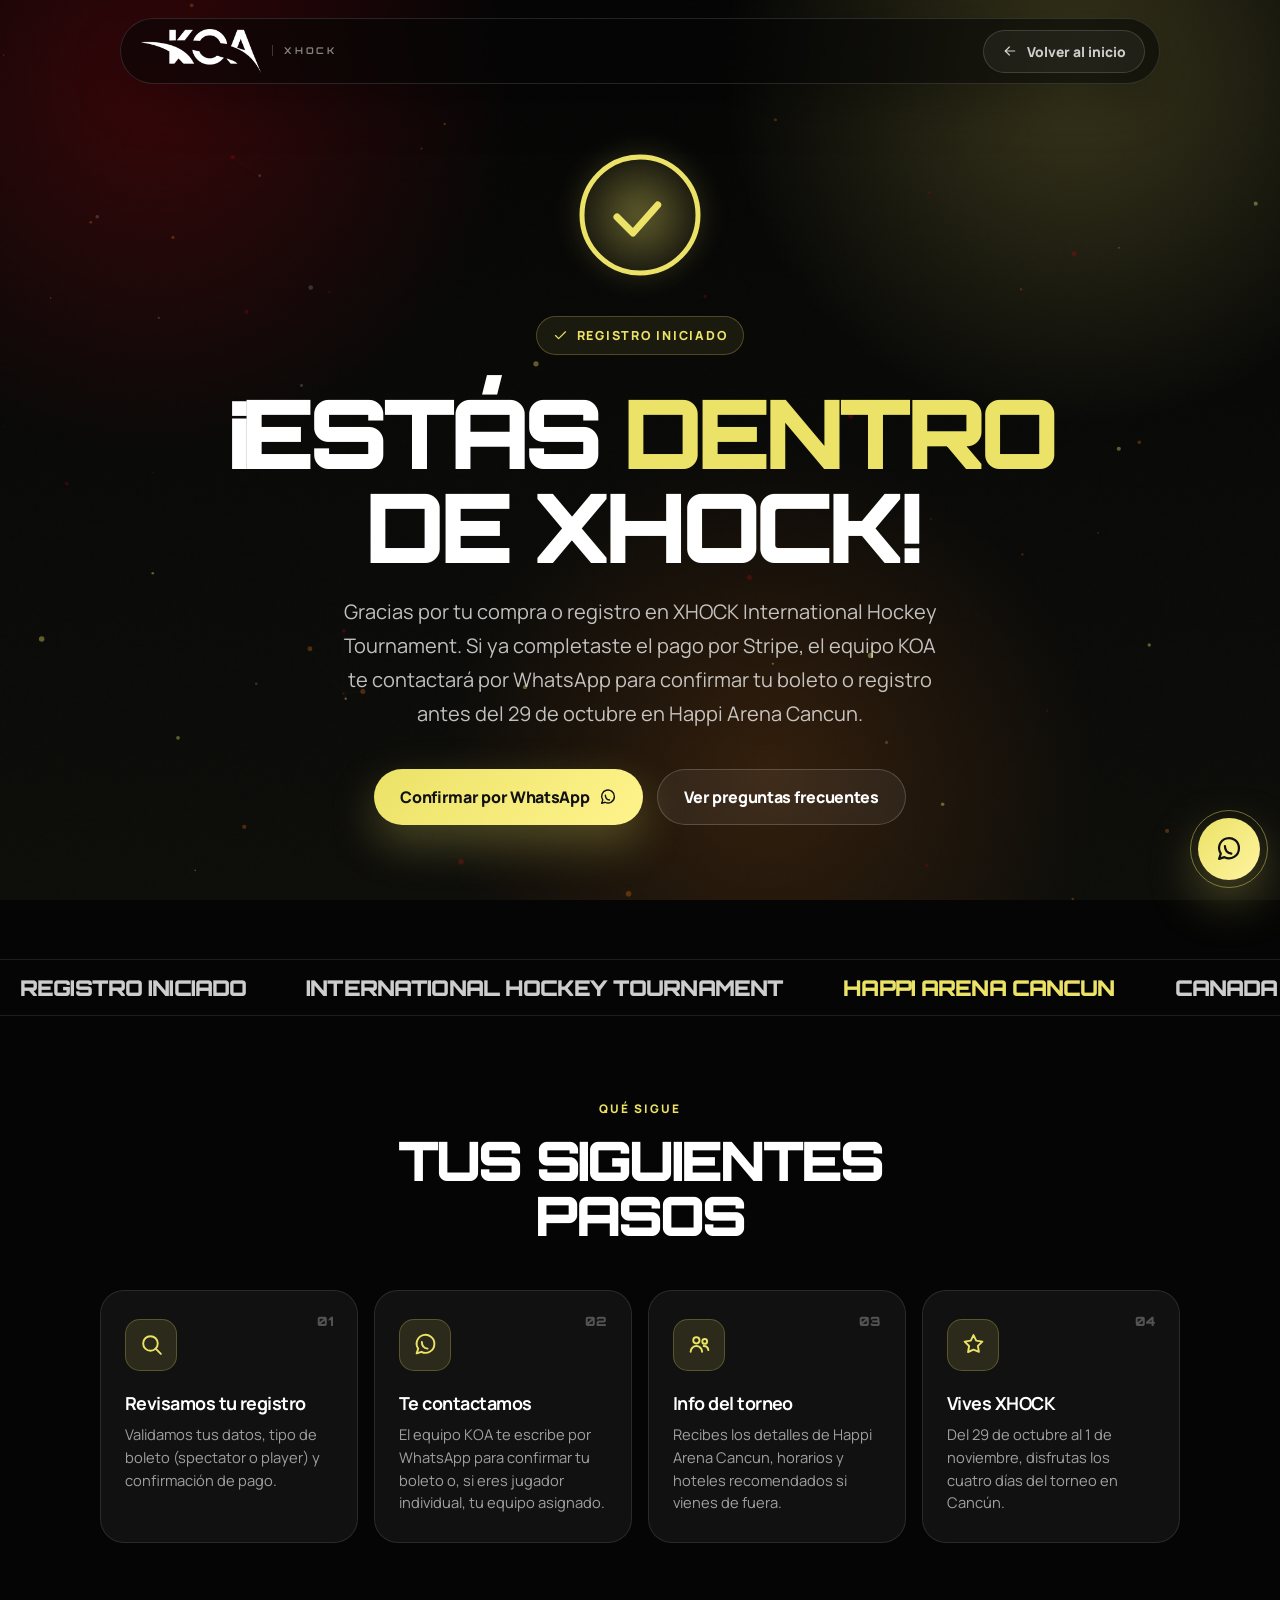
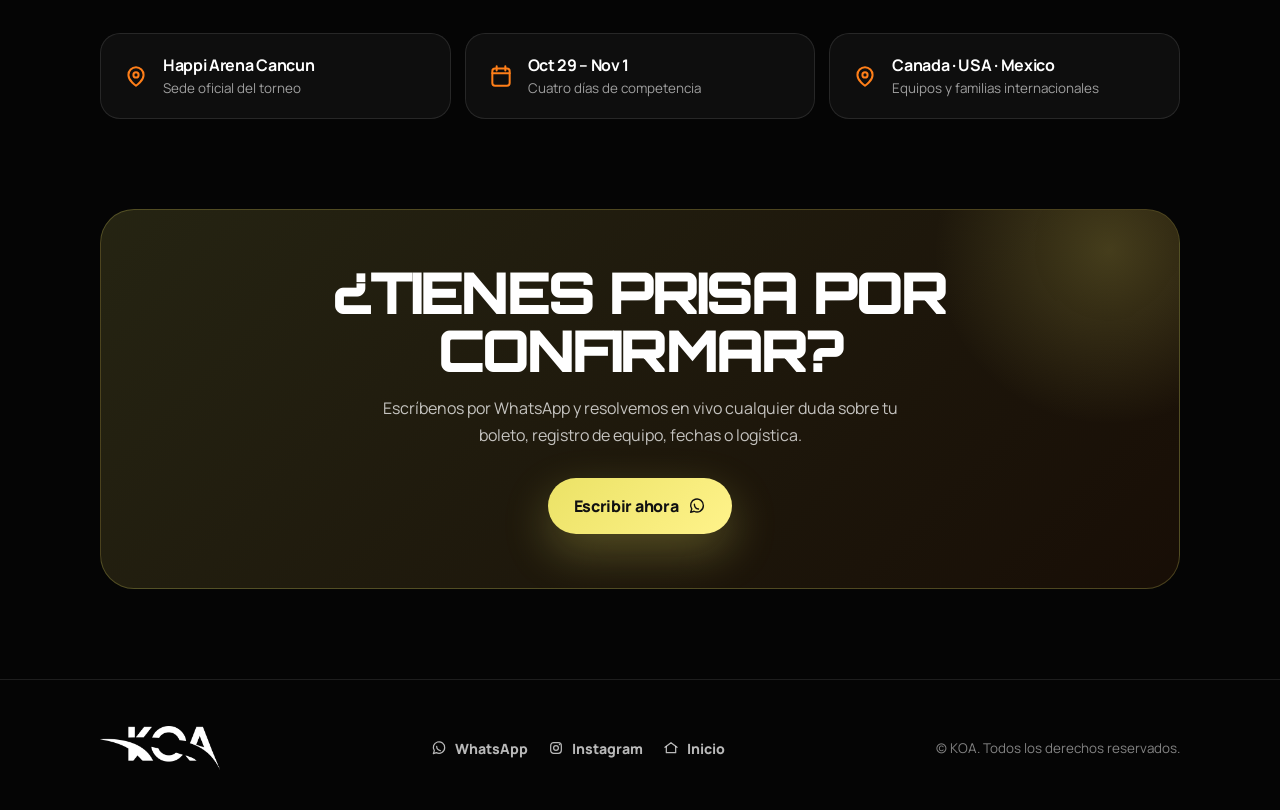
<file: gracias.html>
<!doctype html>
<html lang="es">
<head>
  <meta charset="utf-8" />
  <meta name="viewport" content="width=device-width, initial-scale=1" />
  <title>¡Gracias! · XHOCK International Hockey Tournament — KOA</title>
  <meta name="description" content="Gracias por tu compra o registro en XHOCK. Si ya pagaste por Stripe, el equipo KOA confirmará tu boleto o registro por WhatsApp." />
  <link rel="icon" type="image/png" href="assets/favicon.png" />
  <link rel="preconnect" href="https://fonts.googleapis.com" />
  <link rel="preconnect" href="https://fonts.gstatic.com" crossorigin />
  <link href="https://fonts.googleapis.com/css2?family=Manrope:wght@400;500;600;700;800&family=Orbitron:wght@500;600;700;800;900&display=swap" rel="stylesheet" />
  <style>
    :root{
      --color-primary:#ebe266;--color-secondary:#ff7f19;--color-accent:#e20613;
      --color-dark:#050505;--color-text:#1d1d1b;--color-muted:#76705d;
      --font-display:'Orbitron',system-ui,sans-serif;--font-ui:'Manrope',system-ui,sans-serif;
      --ease:cubic-bezier(.2,.8,.2,1);--spring:cubic-bezier(.16,1,.3,1);
      --container:1080px;
    }
    *{box-sizing:border-box}
    html{scroll-behavior:smooth}
    body{margin:0;font-family:var(--font-ui);background:var(--color-dark);color:#fff;overflow-x:hidden;min-height:100vh}
    body::before{content:"";position:fixed;inset:0;z-index:0;pointer-events:none;
      background:
        radial-gradient(circle at 12% 10%,rgba(226,6,19,.22),transparent 26%),
        radial-gradient(circle at 84% 8%,rgba(235,226,102,.22),transparent 26%),
        radial-gradient(circle at 60% 86%,rgba(255,127,25,.16),transparent 30%),
        linear-gradient(180deg,#050505,#0d0d0a)}
    body::after{content:"";position:fixed;inset:0;z-index:9998;pointer-events:none;opacity:.05;mix-blend-mode:overlay;
      background-image:url("data:image/svg+xml,%3Csvg viewBox='0 0 220 220' xmlns='http://www.w3.org/2000/svg'%3E%3Cfilter id='n'%3E%3CfeTurbulence type='fractalNoise' baseFrequency='.8' numOctaves='3' stitchTiles='stitch'/%3E%3C/filter%3E%3Crect width='220' height='220' filter='url(%23n)' opacity='.85'/%3E%3C/svg%3E")}
    a{color:inherit;text-decoration:none}
    svg{display:block}
    ::selection{background:var(--color-primary);color:#111}

    .particle-canvas{position:fixed;inset:0;width:100%;height:100%;z-index:1;pointer-events:none;opacity:.55}
    .container{width:min(var(--container),calc(100% - 40px));margin-inline:auto;position:relative;z-index:3}

    /* Icons */
    .ic{width:1.1em;height:1.1em;flex:0 0 auto;stroke:currentColor;fill:none;stroke-width:1.85;stroke-linecap:round;stroke-linejoin:round}

    /* Wordmark */
    .koa-mark{display:inline-flex;align-items:center;gap:.36em;font-family:var(--font-display);font-weight:900;letter-spacing:-.02em;line-height:1;color:#fff;font-size:23px}
    .koa-bug{width:.5em;height:.5em;border-radius:3px;background:linear-gradient(135deg,var(--color-primary),var(--color-secondary));box-shadow:0 0 16px rgba(235,226,102,.55);transform:rotate(45deg);animation:bugPulse 3.4s var(--ease) infinite}
    @keyframes bugPulse{0%,100%{transform:rotate(45deg) scale(1)}50%{transform:rotate(45deg) scale(1.16)}}
    .koa-tag{font-family:var(--font-display);font-size:.58rem;font-weight:700;letter-spacing:.3em;color:rgba(255,255,255,.5);text-transform:uppercase;border-left:1px solid rgba(255,255,255,.2);padding-left:11px}

    /* Nav */
    .nav{position:fixed;top:18px;left:50%;transform:translateX(-50%);z-index:9999;width:min(1040px,calc(100% - 32px));height:66px;padding:0 14px 0 20px;display:flex;align-items:center;justify-content:space-between;border-radius:999px;border:1px solid rgba(255,255,255,.12);background:rgba(5,5,5,.6);backdrop-filter:blur(20px);box-shadow:0 18px 50px rgba(0,0,0,.3)}
    .nav__brand{display:flex;align-items:center;gap:11px}
    .nav__back{display:inline-flex;align-items:center;gap:9px;font-weight:800;font-size:.86rem;color:rgba(255,255,255,.78);padding:11px 18px;border-radius:999px;border:1px solid rgba(255,255,255,.14);background:rgba(255,255,255,.05);transition:.25s var(--ease)}
    .nav__back:hover{color:var(--color-primary);border-color:rgba(235,226,102,.4);transform:translateY(-2px)}
    .nav__back .ic{width:16px;height:16px}
    @media (max-width:480px){.koa-tag{display:none}.nav__back span{display:none}}

    /* Hero */
    .grx{padding:150px 0 70px;text-align:center;position:relative}
    .badge{display:inline-flex;align-items:center;gap:9px;border:1px solid rgba(235,226,102,.24);background:rgba(235,226,102,.08);border-radius:999px;padding:10px 16px;font-size:.78rem;font-weight:900;color:var(--color-primary);text-transform:uppercase;letter-spacing:.14em;margin-bottom:30px}
    .badge .ic{width:15px;height:15px}

    /* Animated check */
    .check-ring{width:130px;height:130px;margin:0 auto 36px;position:relative;display:grid;place-items:center}
    .check-ring__glow{position:absolute;inset:-18px;border-radius:50%;background:radial-gradient(circle,rgba(235,226,102,.4),transparent 65%);filter:blur(10px);animation:glowPulse 2.6s var(--ease) infinite}
    @keyframes glowPulse{0%,100%{opacity:.6;transform:scale(.92)}50%{opacity:1;transform:scale(1.06)}}
    .check-ring svg{width:130px;height:130px;position:relative;z-index:2;overflow:visible}
    .check-ring__circle{stroke:var(--color-primary);stroke-width:5;fill:none;stroke-dasharray:364;stroke-dashoffset:364;animation:drawRing 1s var(--ease) .15s forwards}
    .check-ring__tick{stroke:var(--color-primary);stroke-width:7;fill:none;stroke-linecap:round;stroke-linejoin:round;stroke-dasharray:60;stroke-dashoffset:60;animation:drawTick .5s var(--ease) .95s forwards}
    @keyframes drawRing{to{stroke-dashoffset:0}}
    @keyframes drawTick{to{stroke-dashoffset:0}}
    .check-ring.is-drawn .check-ring__circle,.check-ring.is-drawn .check-ring__tick{animation:none;stroke-dashoffset:0}

    h1{font-family:var(--font-display);font-weight:900;text-transform:uppercase;letter-spacing:-.06em;line-height:.98;margin:0 0 22px;font-size:clamp(2.8rem,8vw,6rem)}
    h1 .accent{color:var(--color-primary)}
    .grx__sub{max-width:600px;margin:0 auto;font-size:clamp(1.05rem,1.6vw,1.25rem);line-height:1.7;color:rgba(255,255,255,.74)}
    .grx__name{color:var(--color-primary);font-weight:800}
    .grx__actions{display:flex;gap:14px;justify-content:center;flex-wrap:wrap;margin-top:38px}

    .btn{position:relative;display:inline-flex;align-items:center;justify-content:center;gap:10px;min-height:56px;padding:0 26px;border-radius:999px;font-weight:900;letter-spacing:-.02em;transition:transform .35s var(--spring),box-shadow .35s var(--ease),background .35s var(--ease);cursor:pointer}
    .btn .ic{width:18px;height:18px;transition:transform .35s var(--spring)}
    .btn:hover{transform:translateY(-4px)}
    .btn:hover .ic{transform:translateX(4px)}
    .btn--primary{background:linear-gradient(135deg,var(--color-primary),#fff38b);color:#111;box-shadow:0 18px 46px rgba(235,226,102,.28)}
    .btn--primary:hover{box-shadow:0 24px 70px rgba(235,226,102,.44)}
    .btn--ghost{color:#fff;border:1px solid rgba(255,255,255,.18);background:rgba(255,255,255,.06)}
    .btn--ghost:hover{background:rgba(255,255,255,.12);border-color:rgba(235,226,102,.5)}

    /* Marquee */
    .marquee{margin-top:64px;overflow:hidden;border-block:1px solid rgba(255,255,255,.1);padding:14px 0;position:relative;z-index:3}
    .marquee__track{display:flex;gap:20px;width:max-content;animation:marquee 26s linear infinite}
    .marquee span{font-family:var(--font-display);font-size:clamp(1rem,1.7vw,1.6rem);text-transform:uppercase;font-weight:900;letter-spacing:-.04em;padding:0 20px;color:rgba(255,255,255,.8)}
    .marquee span:nth-child(3n){color:var(--color-primary)}
    @keyframes marquee{to{transform:translateX(-50%)}}

    /* Steps */
    .steps-section{padding:84px 0 40px}
    .section-head{text-align:center;max-width:620px;margin:0 auto 48px}
    .eyebrow{text-transform:uppercase;letter-spacing:.16em;font-size:.74rem;font-weight:900;color:var(--color-primary);margin:0 0 16px}
    .section-head h2{font-family:var(--font-display);font-weight:900;text-transform:uppercase;letter-spacing:-.05em;line-height:1;font-size:clamp(2rem,4.5vw,3.4rem);margin:0}
    .steps{display:grid;grid-template-columns:repeat(4,1fr);gap:16px}
    .step{position:relative;padding:28px 24px;border-radius:24px;background:rgba(255,255,255,.05);border:1px solid rgba(255,255,255,.1);transition:transform .35s var(--spring),background .35s var(--ease),border-color .35s var(--ease)}
    .step:hover{transform:translateY(-8px);background:rgba(255,255,255,.08);border-color:rgba(235,226,102,.3)}
    .step::before{content:"";position:absolute;left:0;top:24px;bottom:24px;width:3px;border-radius:99px;background:linear-gradient(180deg,var(--color-primary),var(--color-secondary));opacity:0;transition:opacity .35s var(--ease)}
    .step:hover::before{opacity:1}
    .step__icon{width:52px;height:52px;border-radius:15px;display:grid;place-items:center;margin-bottom:20px;background:rgba(235,226,102,.12);border:1px solid rgba(235,226,102,.24);color:var(--color-primary);transition:transform .35s var(--spring)}
    .step:hover .step__icon{transform:rotate(-4deg) scale(1.08)}
    .step__icon .ic{width:25px;height:25px}
    .step__num{position:absolute;top:22px;right:24px;font-family:var(--font-display);font-weight:900;font-size:.8rem;color:rgba(255,255,255,.28)}
    .step h3{margin:0 0 8px;font-size:1.12rem;letter-spacing:-.03em}
    .step p{margin:0;color:rgba(255,255,255,.6);line-height:1.55;font-size:.92rem}

    /* Reassurance strip */
    .strip{padding:50px 0 30px}
    .strip__grid{display:grid;grid-template-columns:repeat(3,1fr);gap:14px}
    .strip__card{display:flex;align-items:center;gap:14px;padding:20px 22px;border-radius:20px;background:rgba(255,255,255,.04);border:1px solid rgba(255,255,255,.1)}
    .strip__card .ic{width:26px;height:26px;color:var(--color-secondary)}
    .strip__card strong{display:block;font-size:1rem;letter-spacing:-.02em}
    .strip__card span{font-size:.84rem;color:rgba(255,255,255,.6)}

    /* WhatsApp CTA */
    .wa-cta{padding:60px 0 90px}
    .wa-cta__card{position:relative;overflow:hidden;border-radius:34px;padding:54px;text-align:center;background:linear-gradient(135deg,rgba(235,226,102,.14),rgba(255,127,25,.08));border:1px solid rgba(235,226,102,.24)}
    .wa-cta__card::after{content:"";position:absolute;width:380px;height:380px;border-radius:50%;right:-120px;top:-150px;background:radial-gradient(circle,rgba(235,226,102,.2),transparent 65%)}
    .wa-cta__card h2{font-family:var(--font-display);font-weight:900;text-transform:uppercase;letter-spacing:-.05em;line-height:1;font-size:clamp(2rem,5vw,3.6rem);margin:0 0 16px;position:relative;z-index:2}
    .wa-cta__card p{max-width:520px;margin:0 auto 30px;color:rgba(255,255,255,.74);line-height:1.65;position:relative;z-index:2}

    /* Footer */
    .footer{padding:46px 0 40px;border-top:1px solid rgba(255,255,255,.1)}
    .footer__grid{display:flex;align-items:center;justify-content:space-between;gap:20px;flex-wrap:wrap}
    .footer p{margin:0;color:rgba(255,255,255,.5);font-size:.84rem}
    .footer__links{display:flex;gap:20px}
    .footer__links a{display:inline-flex;align-items:center;gap:8px;color:rgba(255,255,255,.72);font-weight:800;font-size:.88rem;transition:.25s var(--ease)}
    .footer__links a:hover{color:var(--color-primary)}
    .footer__links .ic{width:16px;height:16px}

    .whatsapp-float{position:fixed;right:20px;bottom:20px;z-index:9999;width:62px;height:62px;border-radius:50%;display:grid;place-items:center;background:linear-gradient(135deg,var(--color-primary),#fff4a0);box-shadow:0 18px 50px rgba(235,226,102,.34);animation:pulse 2s ease-in-out infinite}
    .whatsapp-float svg{width:28px;height:28px;stroke:#111;fill:none;stroke-width:1.9;stroke-linecap:round;stroke-linejoin:round}
    .whatsapp-float::before{content:"";position:absolute;inset:-8px;border-radius:inherit;border:1px solid rgba(235,226,102,.44);animation:pulseRing 2s ease-in-out infinite}
    @keyframes pulse{50%{transform:translateY(-4px)}}
    @keyframes pulseRing{0%{transform:scale(.85);opacity:.7}100%{transform:scale(1.3);opacity:0}}

    /* Reveal */
    .reveal{opacity:0;transform:translateY(28px);filter:blur(8px);transition:opacity .9s var(--ease),transform .9s var(--spring),filter .9s var(--ease)}
    .reveal.is-visible{opacity:1;transform:none;filter:none}
    .is-settled{transition:none!important}
    .d1{transition-delay:.08s}.d2{transition-delay:.16s}.d3{transition-delay:.24s}.d4{transition-delay:.32s}

    @media (max-width:900px){
      .steps{grid-template-columns:repeat(2,1fr)}
      .strip__grid{grid-template-columns:1fr}
    }
    @media (max-width:560px){
      .grx{padding-top:120px}
      .steps{grid-template-columns:1fr}
      .wa-cta__card{padding:34px 24px}
      .grx__actions .btn{width:100%}
    }
    @media (prefers-reduced-motion: reduce){
      *,*::before,*::after{animation:none!important;transition:none!important}
      .reveal{opacity:1!important;transform:none!important;filter:none!important}
      .check-ring__circle,.check-ring__tick{stroke-dashoffset:0!important}
    }
  </style>
</head>
<body>
  <canvas class="particle-canvas" aria-hidden="true"></canvas>

  <nav class="nav">
    <a class="nav__brand" href="index.html" aria-label="KOA XHOCK inicio">
      <img src="assets/logos/Logo-negativo.png" alt="KOA" style="width:120px;height:auto;object-fit:contain" />
      <span class="koa-tag">XHOCK</span>
    </a>
    <a class="nav__back" href="index.html">
      <svg class="ic" viewBox="0 0 24 24" aria-hidden="true"><path d="M19 12H5"/><path d="M11 6l-6 6 6 6"/></svg>
      <span>Volver al inicio</span>
    </a>
  </nav>

  <header class="grx">
    <div class="container">
      <div class="check-ring">
        <div class="check-ring__glow"></div>
        <svg viewBox="0 0 130 130" aria-hidden="true">
          <circle class="check-ring__circle" cx="65" cy="65" r="58"/>
          <path class="check-ring__tick" d="M42 67l16 16 30-34"/>
        </svg>
      </div>
      <div class="badge reveal"><svg class="ic" viewBox="0 0 24 24" aria-hidden="true"><path d="M20 6L9 17l-5-5"/></svg>Registro iniciado</div>
      <h1 class="reveal d1">¡Estás <span class="accent">dentro</span><br />de XHOCK!</h1>
      <p class="grx__sub reveal d2" id="greeting">Gracias por tu compra o registro en XHOCK International Hockey Tournament. Si ya completaste el pago por Stripe, el equipo KOA te contactará por WhatsApp para confirmar tu boleto o registro antes del 29 de octubre en Happi Arena Cancun.</p>
      <div class="grx__actions reveal d3">
        <a class="btn btn--primary" href="https://wa.me/525579387088?text=Hola%20KOA%2C%20ya%20complet%C3%A9%20mi%20registro%20a%20XHOCK%20y%20quiero%20continuar" target="_blank" rel="noreferrer">
          Confirmar por WhatsApp
          <svg class="ic" viewBox="0 0 24 24" aria-hidden="true"><path d="M20.5 11.5a8.5 8.5 0 0 1-12.4 7.5L3.5 20.5l1.5-4.5A8.5 8.5 0 1 1 20.5 11.5z"/><path d="M8.5 9.5c0 4 2.5 6 5.5 6.5"/></svg>
        </a>
        <a class="btn btn--ghost" href="index.html#faq">Ver preguntas frecuentes</a>
      </div>
    </div>
  </header>

  <div class="marquee" aria-hidden="true">
    <div class="marquee__track">
      <span>Registro iniciado</span><span>International Hockey Tournament</span><span>Happi Arena Cancun</span><span>Canada · USA · Mexico</span><span>October 29 – November 1</span>
      <span>Registro iniciado</span><span>International Hockey Tournament</span><span>Happi Arena Cancun</span><span>Canada · USA · Mexico</span><span>October 29 – November 1</span>
    </div>
  </div>

  <section class="steps-section">
    <div class="container">
      <div class="section-head reveal">
        <p class="eyebrow">Qué sigue</p>
        <h2>Tus siguientes pasos</h2>
      </div>
      <div class="steps">
        <article class="step reveal">
          <span class="step__num">01</span>
          <div class="step__icon"><svg class="ic" viewBox="0 0 24 24" aria-hidden="true"><path d="M11 4a7 7 0 1 0 0 14 7 7 0 0 0 0-14z"/><path d="M21 21l-5-5"/></svg></div>
          <h3>Revisamos tu registro</h3>
          <p>Validamos tus datos, tipo de boleto (spectator o player) y confirmación de pago.</p>
        </article>
        <article class="step reveal d1">
          <span class="step__num">02</span>
          <div class="step__icon"><svg class="ic" viewBox="0 0 24 24" aria-hidden="true"><path d="M20.5 11.5a8.5 8.5 0 0 1-12.4 7.5L3.5 20.5l1.5-4.5A8.5 8.5 0 1 1 20.5 11.5z"/><path d="M8.5 9.5c0 4 2.5 6 5.5 6.5"/></svg></div>
          <h3>Te contactamos</h3>
          <p>El equipo KOA te escribe por WhatsApp para confirmar tu boleto o, si eres jugador individual, tu equipo asignado.</p>
        </article>
        <article class="step reveal d2">
          <span class="step__num">03</span>
          <div class="step__icon"><svg class="ic" viewBox="0 0 24 24" aria-hidden="true"><circle cx="9" cy="8" r="3"/><path d="M3.5 19a5.5 5.5 0 0 1 11 0"/><circle cx="17" cy="9" r="2.3"/><path d="M16 13.4a4.6 4.6 0 0 1 4.5 4"/></svg></div>
          <h3>Info del torneo</h3>
          <p>Recibes los detalles de Happi Arena Cancun, horarios y hoteles recomendados si vienes de fuera.</p>
        </article>
        <article class="step reveal d3">
          <span class="step__num">04</span>
          <div class="step__icon"><svg class="ic" viewBox="0 0 24 24" aria-hidden="true"><path d="M12 3l2.6 5.3 5.9.9-4.3 4.1 1 5.8L12 16.9 6.8 19.2l1-5.8L3.5 9.2l5.9-.9z"/></svg></div>
          <h3>Vives XHOCK</h3>
          <p>Del 29 de octubre al 1 de noviembre, disfrutas los cuatro días del torneo en Cancún.</p>
        </article>
      </div>
    </div>
  </section>

  <section class="strip">
    <div class="container strip__grid">
      <div class="strip__card reveal">
        <svg class="ic" viewBox="0 0 24 24" aria-hidden="true"><path d="M12 21s-7-4.5-7-10a7 7 0 0 1 14 0c0 5.5-7 10-7 10z"/><circle cx="12" cy="11" r="2.4"/></svg>
        <div><strong>Happi Arena Cancun</strong><span>Sede oficial del torneo</span></div>
      </div>
      <div class="strip__card reveal d1">
        <svg class="ic" viewBox="0 0 24 24" aria-hidden="true"><rect x="4" y="5" width="16" height="16" rx="2.5"/><path d="M4 9.5h16"/><path d="M8 3v4M16 3v4"/></svg>
        <div><strong>Oct 29 – Nov 1</strong><span>Cuatro días de competencia</span></div>
      </div>
      <div class="strip__card reveal d2">
        <svg class="ic" viewBox="0 0 24 24" aria-hidden="true"><path d="M12 21s-7-4.5-7-10a7 7 0 0 1 14 0c0 5.5-7 10-7 10z"/><circle cx="12" cy="11" r="2.4"/></svg>
        <div><strong>Canada · USA · Mexico</strong><span>Equipos y familias internacionales</span></div>
      </div>
    </div>
  </section>

  <section class="wa-cta">
    <div class="container">
      <div class="wa-cta__card reveal">
        <h2>¿Tienes prisa por confirmar?</h2>
        <p>Escríbenos por WhatsApp y resolvemos en vivo cualquier duda sobre tu boleto, registro de equipo, fechas o logística.</p>
        <a class="btn btn--primary" href="https://wa.me/525579387088?text=Hola%20KOA%2C%20acabo%20de%20registrarme%20a%20XHOCK%20y%20quiero%20avanzar" target="_blank" rel="noreferrer" style="position:relative;z-index:2">
          Escribir ahora
          <svg class="ic" viewBox="0 0 24 24" aria-hidden="true"><path d="M20.5 11.5a8.5 8.5 0 0 1-12.4 7.5L3.5 20.5l1.5-4.5A8.5 8.5 0 1 1 20.5 11.5z"/><path d="M8.5 9.5c0 4 2.5 6 5.5 6.5"/></svg>
        </a>
      </div>
    </div>
  </section>

  <footer class="footer">
    <div class="container footer__grid">
      <img src="assets/logos/Logo-negativo.png" alt="KOA" style="width:120px;height:auto;object-fit:contain" />
      <div class="footer__links">
        <a href="https://wa.me/525579387088?text=Hola%20KOA%2C%20quiero%20informaci%C3%B3n%20de%20XHOCK" target="_blank" rel="noreferrer"><svg class="ic" viewBox="0 0 24 24" aria-hidden="true"><path d="M20.5 11.5a8.5 8.5 0 0 1-12.4 7.5L3.5 20.5l1.5-4.5A8.5 8.5 0 1 1 20.5 11.5z"/><path d="M8.5 9.5c0 4 2.5 6 5.5 6.5"/></svg>WhatsApp</a>
        <a href="https://www.instagram.com/koa.esports_mx" target="_blank" rel="noreferrer"><svg class="ic" viewBox="0 0 24 24" aria-hidden="true"><rect x="4" y="4" width="16" height="16" rx="4.5"/><circle cx="12" cy="12" r="3.6"/><circle cx="17.2" cy="6.8" r="1" fill="currentColor" stroke="none"/></svg>Instagram</a>
        <a href="index.html"><svg class="ic" viewBox="0 0 24 24" aria-hidden="true"><path d="M3 11l9-7 9 7"/><path d="M5 10v9h14v-9"/></svg>Inicio</a>
      </div>
      <p>© KOA. Todos los derechos reservados.</p>
    </div>
  </footer>

  <a class="whatsapp-float" href="https://wa.me/525579387088?text=Hola%20KOA%2C%20quiero%20continuar%20mi%20registro%20a%20XHOCK" target="_blank" rel="noreferrer" aria-label="Hablar por WhatsApp">
    <svg viewBox="0 0 24 24" aria-hidden="true"><path d="M20.5 11.5a8.5 8.5 0 0 1-12.4 7.5L3.5 20.5l1.5-4.5A8.5 8.5 0 1 1 20.5 11.5z"/><path d="M8.5 9.5c0 4 2.5 6 5.5 6.5"/></svg>
  </a>

  <script>
    (function(){
      'use strict';
      var reduceMotion = window.matchMedia('(prefers-reduced-motion: reduce)').matches;

      // Personalized greeting from lead data
      try{
        var raw = sessionStorage.getItem('koa-xhock-lead');
        if(raw){
          var lead = JSON.parse(raw);
          var name = (lead.firstName||'').trim();
          if(name){
            var g = document.getElementById('greeting');
            g.innerHTML = '<span class="grx__name">'+name+'</span>, gracias por tu compra o registro en XHOCK International Hockey Tournament. Si ya completaste el pago por Stripe, el equipo KOA te contactará por WhatsApp para confirmar tu boleto o registro antes del 29 de octubre en Happi Arena Cancun.';
          }
        }
      }catch(e){}

      // Lock the check-mark in its drawn state after the entrance (renders in any context)
      setTimeout(function(){ var c=document.querySelector('.check-ring'); if(c) c.classList.add('is-drawn'); }, 1500);

      // Reveal
      var els = [].slice.call(document.querySelectorAll('.reveal'));
      function reveal(){
        var vh = window.innerHeight;
        els.forEach(function(el){
          if(el.classList.contains('is-visible')) return;
          var r = el.getBoundingClientRect();
          if(r.top < vh*0.92 && r.bottom > -40){
            el.classList.add('is-visible');
            setTimeout(function(){ el.classList.add('is-settled'); }, 1000);
          }
        });
      }
      window.addEventListener('scroll', reveal, {passive:true});
      window.addEventListener('resize', reveal);
      reveal(); requestAnimationFrame(reveal);
      window.addEventListener('load', function(){ reveal(); setTimeout(reveal,250); });

      // Particles
      var canvas = document.querySelector('.particle-canvas');
      if(canvas && !reduceMotion){
        var ctx = canvas.getContext('2d');
        var colors = ['rgba(235,226,102,.7)','rgba(255,127,25,.5)','rgba(226,6,19,.4)','rgba(255,255,255,.3)'];
        var dpr = Math.min(window.devicePixelRatio||1,2), W=0,H=0, parts=[];
        function resize(){
          W = window.innerWidth; H = window.innerHeight;
          canvas.width = Math.floor(W*dpr); canvas.height = Math.floor(H*dpr);
          ctx.setTransform(dpr,0,0,dpr,0,0);
          var count = Math.round(60*Math.min(W/1200,1.4));
          parts = Array.from({length:count}, function(){
            return {x:Math.random()*W,y:Math.random()*H,r:Math.random()*2.2+0.6,
              vx:(Math.random()-0.5)*0.24,vy:(Math.random()-0.5)*0.24,
              c:colors[Math.floor(Math.random()*colors.length)], line:Math.random()>0.72};
          });
        }
        function draw(){
          ctx.clearRect(0,0,W,H);
          for(var i=0;i<parts.length;i++){
            var p=parts[i]; p.x+=p.vx; p.y+=p.vy;
            if(p.x<-12)p.x=W+12; if(p.x>W+12)p.x=-12; if(p.y<-12)p.y=H+12; if(p.y>H+12)p.y=-12;
            ctx.beginPath(); ctx.arc(p.x,p.y,p.r,0,Math.PI*2); ctx.fillStyle=p.c; ctx.fill();
            if(p.line){
              for(var j=i+1;j<parts.length;j++){
                var q=parts[j], dx=p.x-q.x, dy=p.y-q.y, d=Math.sqrt(dx*dx+dy*dy);
                if(d<120){ ctx.beginPath(); ctx.moveTo(p.x,p.y); ctx.lineTo(q.x,q.y);
                  ctx.strokeStyle='rgba(235,226,102,'+(0.07*(1-d/120))+')'; ctx.lineWidth=1; ctx.stroke(); }
              }
            }
          }
          requestAnimationFrame(draw);
        }
        resize(); draw(); window.addEventListener('resize', resize);
      }
    })();
  </script>
</body>
</html>
</file>
